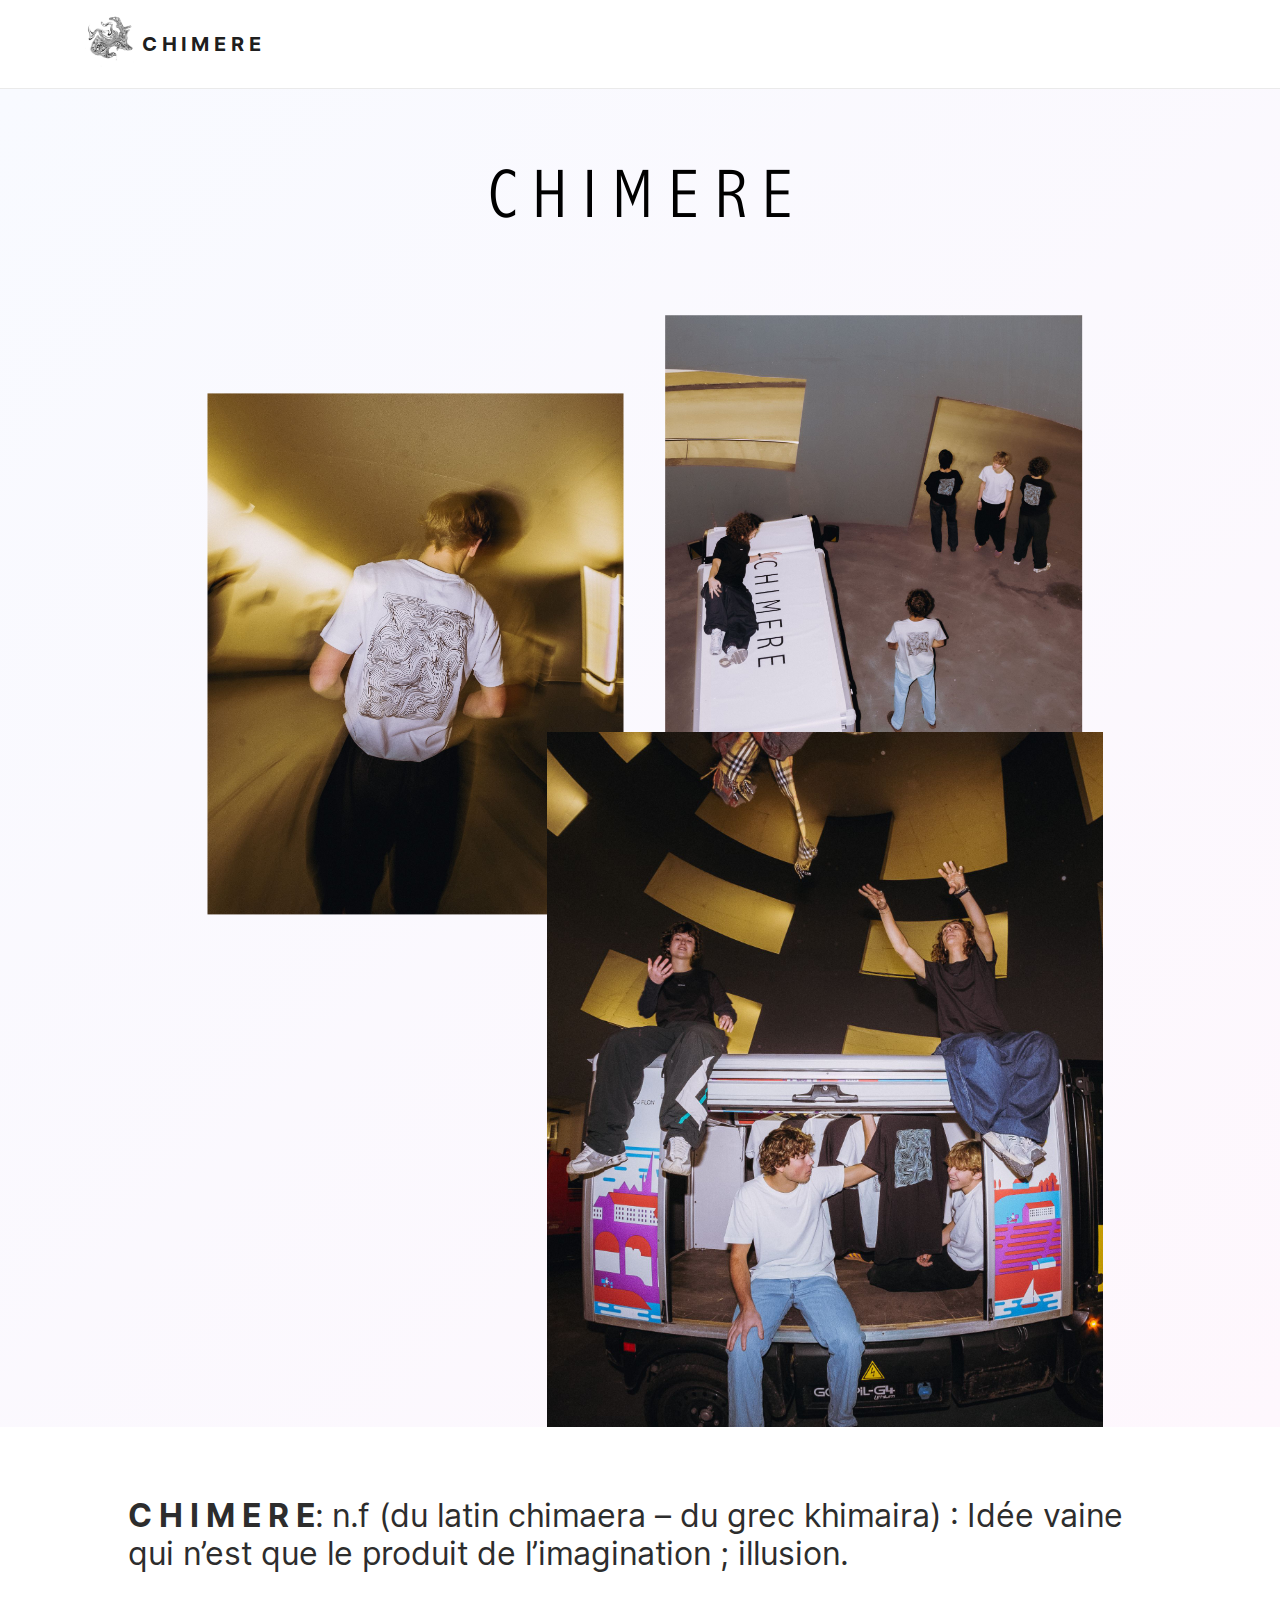
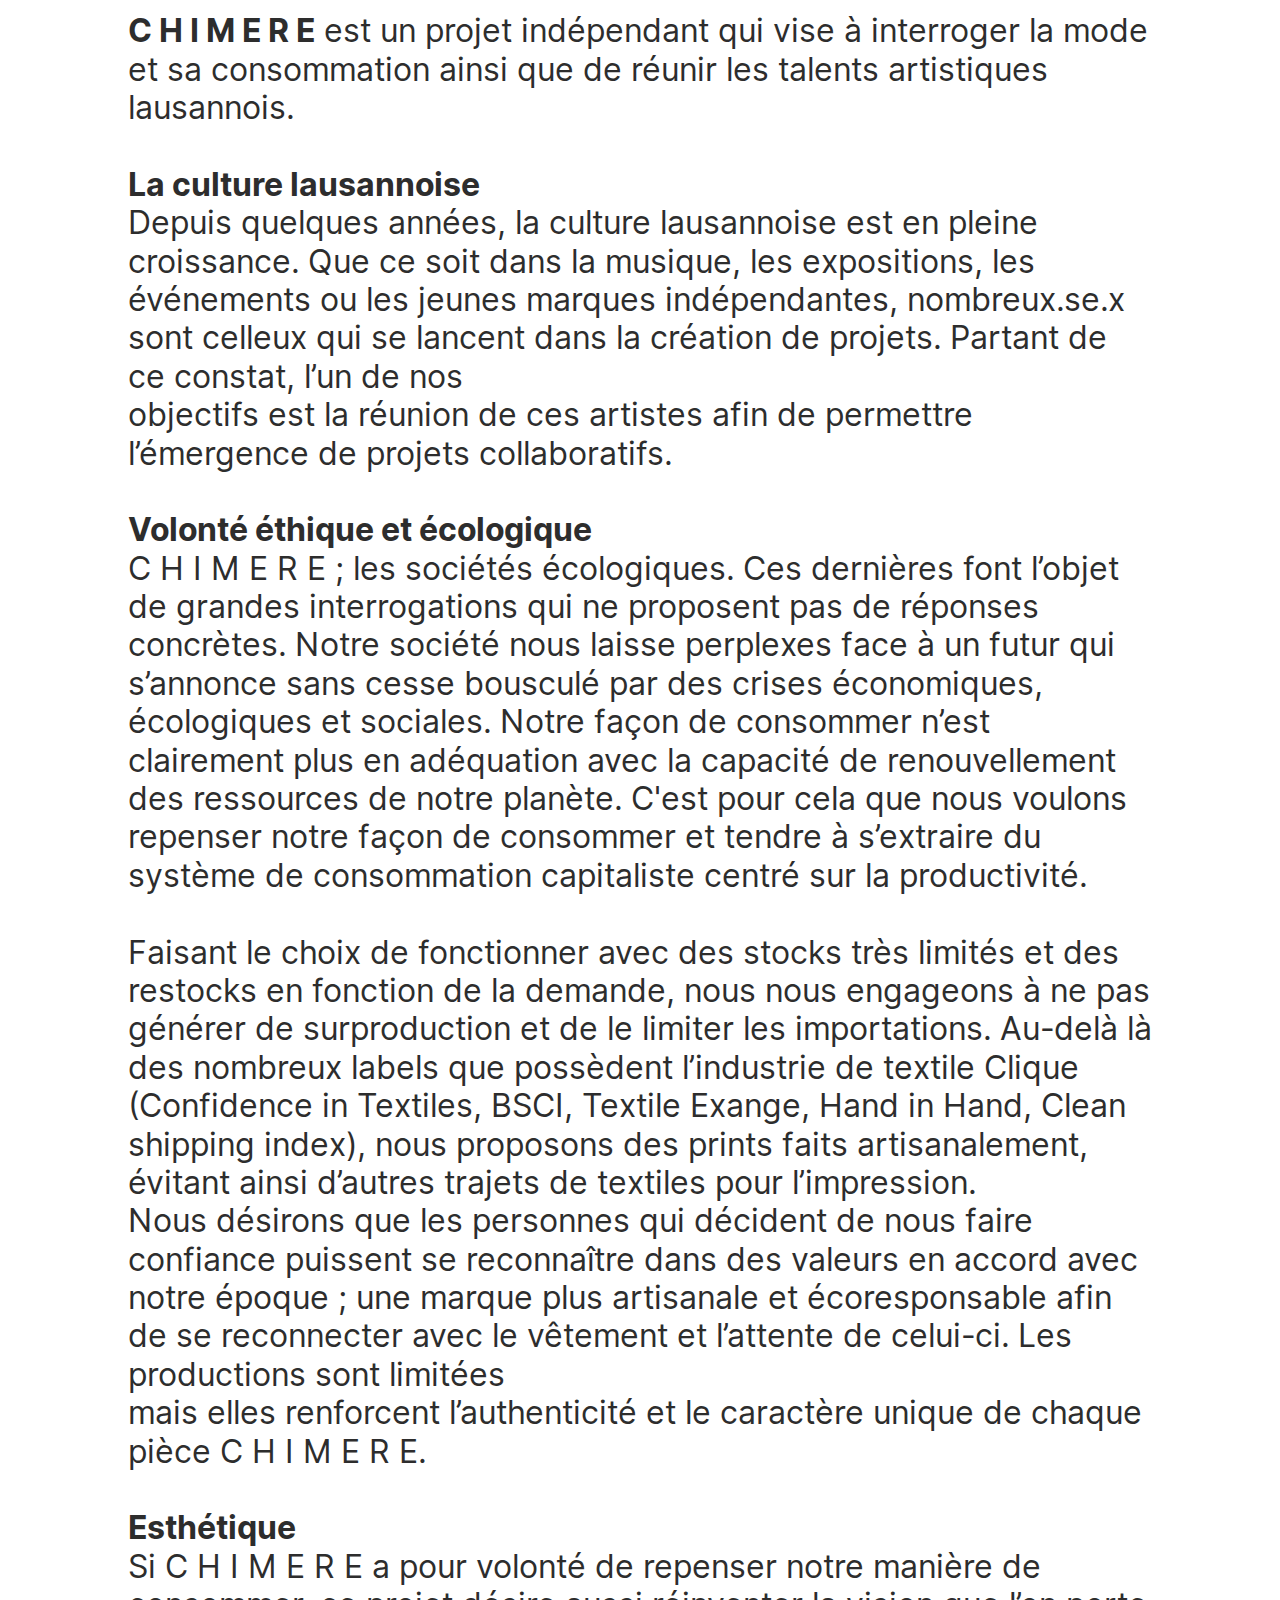
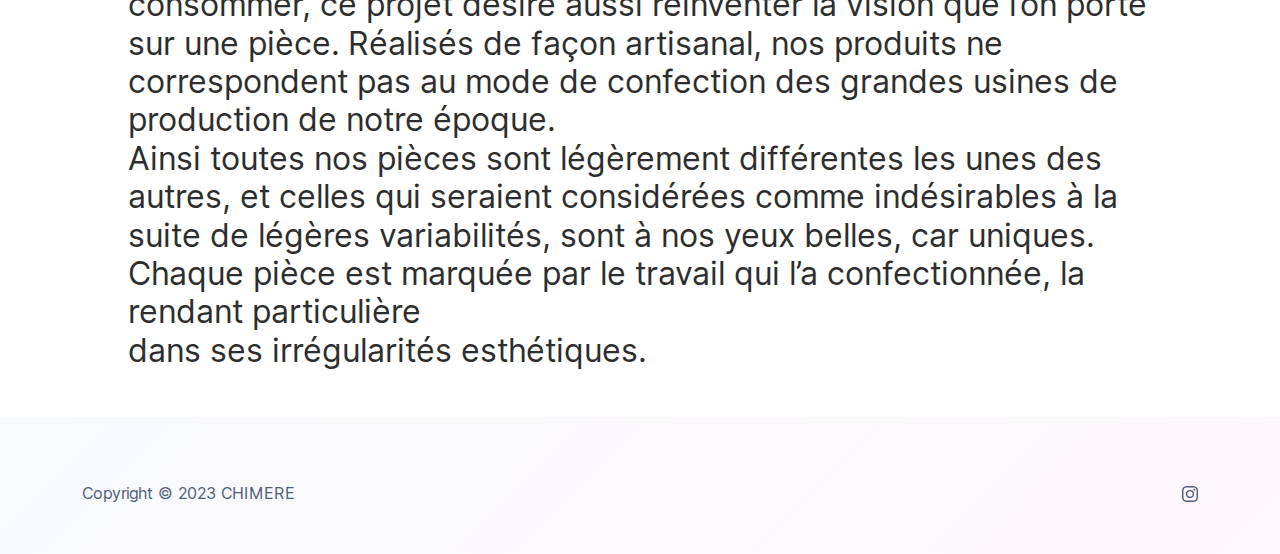
<file: index.html>
<!DOCTYPE html><html lang="en"><head><meta charset="utf-8"><meta name="viewport" content="width=device-width, initial-scale=1.0, shrink-to-fit=no"><title>Home - Brand</title><link rel="stylesheet" href="assets/bootstrap/css/bootstrap.min.css?h=11cd6552f0cfd1243be7481c40111374"><link rel="stylesheet" href="assets/css/styles.min.css?h=82a12581f3666d00a25cdccfdf7c4291"></head><body><nav class="navbar navbar-light navbar-expand-md sticky-top navbar-shrink py-3" id="mainNav" style="text-align: center;"><div class="container"><a class="navbar-brand d-flex align-items-center" href="/" style="padding-top: 0;padding-bottom: 0;"><img src="assets/img/products/Sans_titre_90%20copie.png?h=37f5208c5cae9b461d1c745ba3c1e5b4" style="width: 60px;margin-bottom: -15px;margin-top: -15px;"><span>C H I M E R E&nbsp;</span></a></div></nav><header class="bg-primary-gradient"><div class="container" style="text-align: center;"><img src="assets/img/products/CHIMERE_NOIR.png?h=a7915483548f2e1e36d7ebc80db11154" style="max-width: calc(100vw - 20px);width: 500px;margin-top: -152px;margin-bottom: -331px;"></div><div class="container pt-4 pt-xl-5"><div class="row pt-5"><div class="col-12 col-lg-10 mx-auto"><div class="position-relative" style="display: flex;flex-wrap: wrap;justify-content: flex-end;"><div style="position: relative;flex: 0 0 45%;transform: translate3d(-15%, 35%, 0);"><img class="img-fluid" data-bss-parallax="" data-bss-parallax-speed="0.8" src="assets/img/products/DSCF5287_edit.jpg?h=a1d45ce4ed4c22f9beb55b09837ed8c3"></div><div style="position: relative;flex: 0 0 45%;transform: translate3d(-5%, 20%, 0);"><img class="img-fluid" data-bss-parallax="" data-bss-parallax-speed="0.4" src="assets/img/products/DSCF5221_edit.jpg?h=37f5208c5cae9b461d1c745ba3c1e5b4"></div><div style="position: relative;flex: 0 0 60%;transform: translate3d(0, 0%, 0);"><img class="img-fluid" data-bss-parallax="" data-bss-parallax-speed="0.25" src="assets/img/products/DSCF5169_edit.jpg?h=0dd4599609b98232f10d10335e9ea2cf"></div></div></div></div></div></header><section><h1 id="text-chimere" style="text-align: left;padding-top: 32px;font-size: 200%;padding-left: 10%;padding-right: 10%;"><br><strong>C H I M E R E</strong>: n.f (du latin chimaera – du grec khimaira) : Idée vaine qui n’est que le produit de l’imagination ; illusion.<br><br><strong>C H I M E R E</strong> est un projet indépendant qui vise à interroger la mode et sa consommation ainsi que de réunir les talents artistiques lausannois.<br><br><strong>La culture lausannoise</strong><br>Depuis quelques années, la culture lausannoise est en pleine croissance. Que ce soit dans la musique, les expositions, les événements ou les jeunes marques indépendantes, nombreux.se.x sont celleux qui se lancent dans la création de projets. Partant de ce constat, l’un de nos<br>objectifs est la réunion de ces artistes afin de permettre l’émergence de projets collaboratifs.<br><br><strong>Volonté éthique et écologique</strong><br>C H I M E R E ; les sociétés écologiques. Ces dernières font l’objet de grandes interrogations qui ne proposent pas de réponses concrètes. Notre société nous laisse perplexes face à un futur qui s’annonce sans cesse bousculé par des crises économiques, écologiques et sociales. Notre façon de consommer n’est clairement plus en adéquation avec la capacité de renouvellement des ressources de notre planète. C'est pour cela que nous voulons repenser notre façon de consommer et tendre à s’extraire du système de consommation capitaliste centré sur la productivité.<br><br>Faisant le choix de fonctionner avec des stocks très limités et des restocks en fonction de la demande, nous nous engageons à ne pas générer de surproduction et de le limiter les importations. Au-delà là des nombreux labels que possèdent l’industrie de textile Clique (Confidence in Textiles, BSCI, Textile Exange, Hand in Hand, Clean shipping index), nous proposons des prints faits artisanalement, évitant ainsi d’autres trajets de textiles pour l’impression.<br>Nous désirons que les personnes qui décident de nous faire confiance puissent se reconnaître dans des valeurs en accord avec notre époque ; une marque plus artisanale et écoresponsable afin de se reconnecter avec le vêtement et l’attente de celui-ci. Les productions sont limitées<br>mais elles renforcent l’authenticité et le caractère unique de chaque pièce C H I M E R E.<br><br><strong>Esthétique</strong><br>Si C H I M E R E a pour volonté de repenser notre manière de consommer, ce projet désire aussi réinventer la vision que l’on porte sur une pièce. Réalisés de façon artisanal, nos produits ne correspondent pas au mode de confection des grandes usines de production de notre époque.<br>Ainsi toutes nos pièces sont légèrement différentes les unes des autres, et celles qui seraient considérées comme indésirables à la suite de légères variabilités, sont à nos yeux belles, car uniques. Chaque pièce est marquée par le travail qui l’a confectionnée, la rendant particulière<br>dans ses irrégularités esthétiques.<br><br></h1></section><footer class="bg-primary-gradient"><div class="container py-4 py-lg-5"><div class="text-muted d-flex justify-content-between align-items-center pt-3"><p class="mb-0">Copyright © 2023 CHIMERE</p><ul class="list-inline mb-0"><li class="list-inline-item"></li><li class="list-inline-item"></li><li class="list-inline-item"><a href="https://www.instagram.com/chimere.ch/" target="_blank"><svg xmlns="http://www.w3.org/2000/svg" width="1em" height="1em" fill="currentColor" viewBox="0 0 16 16" class="bi bi-instagram">
  <path d="M8 0C5.829 0 5.556.01 4.703.048 3.85.088 3.269.222 2.76.42a3.917 3.917 0 0 0-1.417.923A3.927 3.927 0 0 0 .42 2.76C.222 3.268.087 3.85.048 4.7.01 5.555 0 5.827 0 8.001c0 2.172.01 2.444.048 3.297.04.852.174 1.433.372 1.942.205.526.478.972.923 1.417.444.445.89.719 1.416.923.51.198 1.09.333 1.942.372C5.555 15.99 5.827 16 8 16s2.444-.01 3.298-.048c.851-.04 1.434-.174 1.943-.372a3.916 3.916 0 0 0 1.416-.923c.445-.445.718-.891.923-1.417.197-.509.332-1.09.372-1.942C15.99 10.445 16 10.173 16 8s-.01-2.445-.048-3.299c-.04-.851-.175-1.433-.372-1.941a3.926 3.926 0 0 0-.923-1.417A3.911 3.911 0 0 0 13.24.42c-.51-.198-1.092-.333-1.943-.372C10.443.01 10.172 0 7.998 0h.003zm-.717 1.442h.718c2.136 0 2.389.007 3.232.046.78.035 1.204.166 1.486.275.373.145.64.319.92.599.28.28.453.546.598.92.11.281.24.705.275 1.485.039.843.047 1.096.047 3.231s-.008 2.389-.047 3.232c-.035.78-.166 1.203-.275 1.485a2.47 2.47 0 0 1-.599.919c-.28.28-.546.453-.92.598-.28.11-.704.24-1.485.276-.843.038-1.096.047-3.232.047s-2.39-.009-3.233-.047c-.78-.036-1.203-.166-1.485-.276a2.478 2.478 0 0 1-.92-.598 2.48 2.48 0 0 1-.6-.92c-.109-.281-.24-.705-.275-1.485-.038-.843-.046-1.096-.046-3.233 0-2.136.008-2.388.046-3.231.036-.78.166-1.204.276-1.486.145-.373.319-.64.599-.92.28-.28.546-.453.92-.598.282-.11.705-.24 1.485-.276.738-.034 1.024-.044 2.515-.045v.002zm4.988 1.328a.96.96 0 1 0 0 1.92.96.96 0 0 0 0-1.92zm-4.27 1.122a4.109 4.109 0 1 0 0 8.217 4.109 4.109 0 0 0 0-8.217zm0 1.441a2.667 2.667 0 1 1 0 5.334 2.667 2.667 0 0 1 0-5.334z"></path>
</svg></a></li></ul></div></div></footer><script src="assets/bootstrap/js/bootstrap.min.js?h=79ff9637b74326c362fb6f7f5801a7ba"></script><script src="assets/js/script.min.js?h=9a9b12d9479055b6ccf322643488f6dd"></script></body></html>
</file>
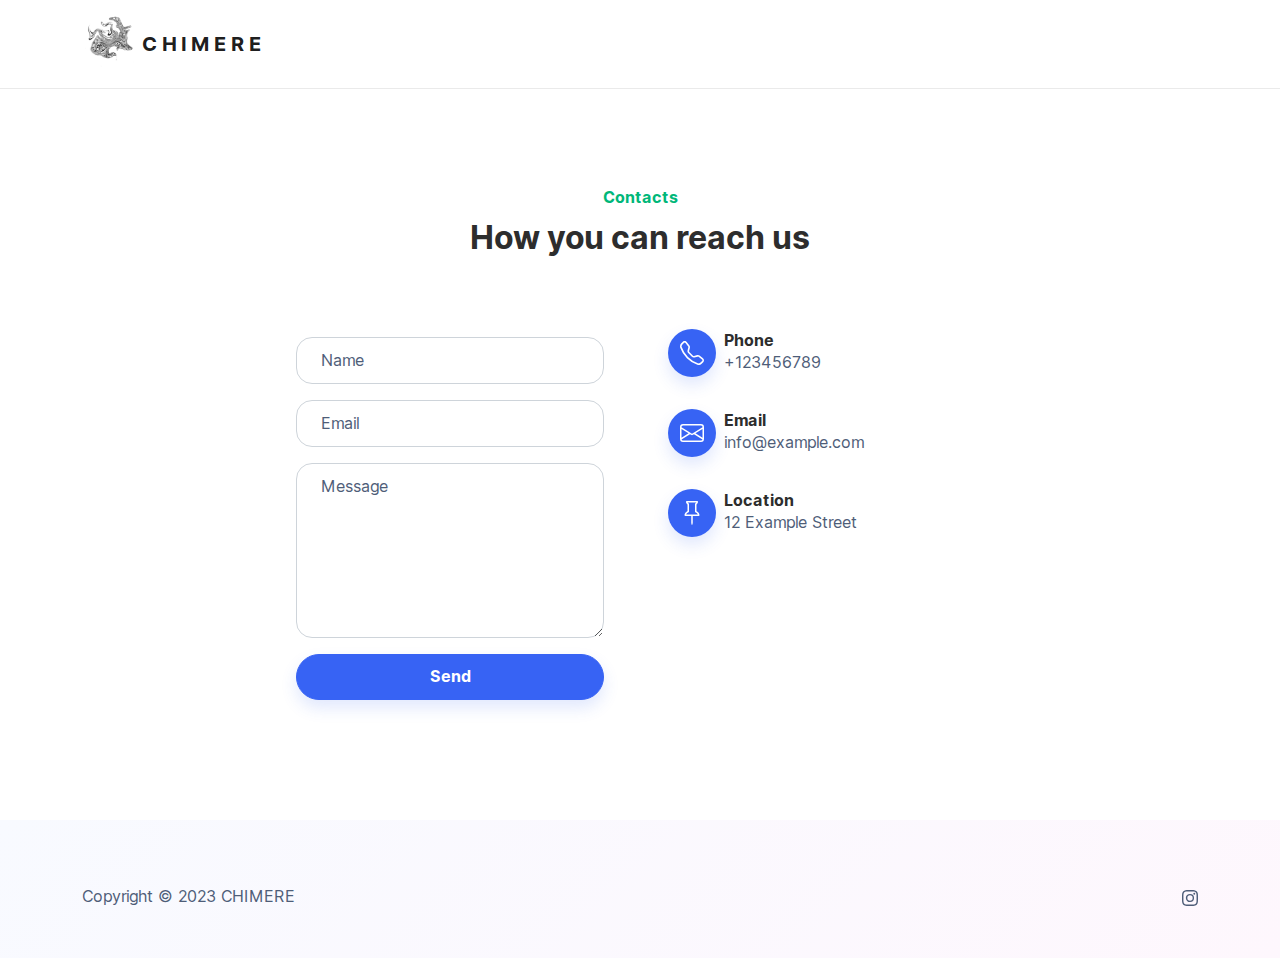
<file: contacts.html>
<!DOCTYPE html><html lang="en"><head><meta charset="utf-8"><meta name="viewport" content="width=device-width, initial-scale=1.0, shrink-to-fit=no"><title>Contacts - Brand</title><link rel="stylesheet" href="assets/bootstrap/css/bootstrap.min.css?h=11cd6552f0cfd1243be7481c40111374"><link rel="stylesheet" href="assets/css/styles.min.css?h=82a12581f3666d00a25cdccfdf7c4291"></head><body><nav class="navbar navbar-light navbar-expand-md sticky-top navbar-shrink py-3" id="mainNav" style="text-align: center;"><div class="container"><a class="navbar-brand d-flex align-items-center" href="/" style="padding-top: 0;padding-bottom: 0;"><img src="assets/img/products/Sans_titre_90%20copie.png?h=37f5208c5cae9b461d1c745ba3c1e5b4" style="width: 60px;margin-bottom: -15px;margin-top: -15px;"><span>C H I M E R E&nbsp;</span></a></div></nav><section class="py-5"><div class="container py-5"><div class="row mb-5"><div class="col-md-8 col-xl-6 text-center mx-auto"><p class="fw-bold text-success mb-2">Contacts</p><h2 class="fw-bold">How you can reach us</h2></div></div><div class="row d-flex justify-content-center"><div class="col-md-6 col-xl-4"><div><form class="p-3 p-xl-4" method="post"><div class="mb-3"><input class="form-control" type="text" id="name-1" name="name" placeholder="Name"></div><div class="mb-3"><input class="form-control" type="email" id="email-1" name="email" placeholder="Email"></div><div class="mb-3"><textarea class="form-control" id="message-1" name="message" rows="6" placeholder="Message"></textarea></div><div><button class="btn btn-primary shadow d-block w-100" type="submit">Send </button></div></form></div></div><div class="col-md-4 col-xl-4 d-flex justify-content-center justify-content-xl-start"><div class="d-flex flex-wrap flex-md-column justify-content-md-start align-items-md-start h-100"><div class="d-flex align-items-center p-3"><div class="bs-icon-md bs-icon-circle bs-icon-primary shadow d-flex flex-shrink-0 justify-content-center align-items-center d-inline-block bs-icon bs-icon-md"><svg xmlns="http://www.w3.org/2000/svg" width="1em" height="1em" fill="currentColor" viewBox="0 0 16 16" class="bi bi-telephone">
  <path d="M3.654 1.328a.678.678 0 0 0-1.015-.063L1.605 2.3c-.483.484-.661 1.169-.45 1.77a17.568 17.568 0 0 0 4.168 6.608 17.569 17.569 0 0 0 6.608 4.168c.601.211 1.286.033 1.77-.45l1.034-1.034a.678.678 0 0 0-.063-1.015l-2.307-1.794a.678.678 0 0 0-.58-.122l-2.19.547a1.745 1.745 0 0 1-1.657-.459L5.482 8.062a1.745 1.745 0 0 1-.46-1.657l.548-2.19a.678.678 0 0 0-.122-.58L3.654 1.328zM1.884.511a1.745 1.745 0 0 1 2.612.163L6.29 2.98c.329.423.445.974.315 1.494l-.547 2.19a.678.678 0 0 0 .178.643l2.457 2.457a.678.678 0 0 0 .644.178l2.189-.547a1.745 1.745 0 0 1 1.494.315l2.306 1.794c.829.645.905 1.87.163 2.611l-1.034 1.034c-.74.74-1.846 1.065-2.877.702a18.634 18.634 0 0 1-7.01-4.42 18.634 18.634 0 0 1-4.42-7.009c-.362-1.03-.037-2.137.703-2.877L1.885.511z"></path>
</svg></div><div class="px-2"><h6 class="fw-bold mb-0">Phone</h6><p class="text-muted mb-0">+123456789</p></div></div><div class="d-flex align-items-center p-3"><div class="bs-icon-md bs-icon-circle bs-icon-primary shadow d-flex flex-shrink-0 justify-content-center align-items-center d-inline-block bs-icon bs-icon-md"><svg xmlns="http://www.w3.org/2000/svg" width="1em" height="1em" fill="currentColor" viewBox="0 0 16 16" class="bi bi-envelope">
  <path fill-rule="evenodd" d="M0 4a2 2 0 0 1 2-2h12a2 2 0 0 1 2 2v8a2 2 0 0 1-2 2H2a2 2 0 0 1-2-2V4Zm2-1a1 1 0 0 0-1 1v.217l7 4.2 7-4.2V4a1 1 0 0 0-1-1H2Zm13 2.383-4.708 2.825L15 11.105V5.383Zm-.034 6.876-5.64-3.471L8 9.583l-1.326-.795-5.64 3.47A1 1 0 0 0 2 13h12a1 1 0 0 0 .966-.741ZM1 11.105l4.708-2.897L1 5.383v5.722Z"></path>
</svg></div><div class="px-2"><h6 class="fw-bold mb-0">Email</h6><p class="text-muted mb-0">info@example.com</p></div></div><div class="d-flex align-items-center p-3"><div class="bs-icon-md bs-icon-circle bs-icon-primary shadow d-flex flex-shrink-0 justify-content-center align-items-center d-inline-block bs-icon bs-icon-md"><svg xmlns="http://www.w3.org/2000/svg" width="1em" height="1em" fill="currentColor" viewBox="0 0 16 16" class="bi bi-pin">
  <path d="M4.146.146A.5.5 0 0 1 4.5 0h7a.5.5 0 0 1 .5.5c0 .68-.342 1.174-.646 1.479-.126.125-.25.224-.354.298v4.431l.078.048c.203.127.476.314.751.555C12.36 7.775 13 8.527 13 9.5a.5.5 0 0 1-.5.5h-4v4.5c0 .276-.224 1.5-.5 1.5s-.5-1.224-.5-1.5V10h-4a.5.5 0 0 1-.5-.5c0-.973.64-1.725 1.17-2.189A5.921 5.921 0 0 1 5 6.708V2.277a2.77 2.77 0 0 1-.354-.298C4.342 1.674 4 1.179 4 .5a.5.5 0 0 1 .146-.354zm1.58 1.408-.002-.001.002.001zm-.002-.001.002.001A.5.5 0 0 1 6 2v5a.5.5 0 0 1-.276.447h-.002l-.012.007-.054.03a4.922 4.922 0 0 0-.827.58c-.318.278-.585.596-.725.936h7.792c-.14-.34-.407-.658-.725-.936a4.915 4.915 0 0 0-.881-.61l-.012-.006h-.002A.5.5 0 0 1 10 7V2a.5.5 0 0 1 .295-.458 1.775 1.775 0 0 0 .351-.271c.08-.08.155-.17.214-.271H5.14c.06.1.133.191.214.271a1.78 1.78 0 0 0 .37.282z"></path>
</svg></div><div class="px-2"><h6 class="fw-bold mb-0">Location</h6><p class="text-muted mb-0">12 Example Street</p></div></div></div></div></div></div></section><footer class="bg-primary-gradient"><div class="container py-4 py-lg-5"><div class="text-muted d-flex justify-content-between align-items-center pt-3"><p class="mb-0">Copyright © 2023 CHIMERE</p><ul class="list-inline mb-0"><li class="list-inline-item"></li><li class="list-inline-item"></li><li class="list-inline-item"><a href="https://www.instagram.com/chimere.ch/" target="_blank"><svg xmlns="http://www.w3.org/2000/svg" width="1em" height="1em" fill="currentColor" viewBox="0 0 16 16" class="bi bi-instagram">
  <path d="M8 0C5.829 0 5.556.01 4.703.048 3.85.088 3.269.222 2.76.42a3.917 3.917 0 0 0-1.417.923A3.927 3.927 0 0 0 .42 2.76C.222 3.268.087 3.85.048 4.7.01 5.555 0 5.827 0 8.001c0 2.172.01 2.444.048 3.297.04.852.174 1.433.372 1.942.205.526.478.972.923 1.417.444.445.89.719 1.416.923.51.198 1.09.333 1.942.372C5.555 15.99 5.827 16 8 16s2.444-.01 3.298-.048c.851-.04 1.434-.174 1.943-.372a3.916 3.916 0 0 0 1.416-.923c.445-.445.718-.891.923-1.417.197-.509.332-1.09.372-1.942C15.99 10.445 16 10.173 16 8s-.01-2.445-.048-3.299c-.04-.851-.175-1.433-.372-1.941a3.926 3.926 0 0 0-.923-1.417A3.911 3.911 0 0 0 13.24.42c-.51-.198-1.092-.333-1.943-.372C10.443.01 10.172 0 7.998 0h.003zm-.717 1.442h.718c2.136 0 2.389.007 3.232.046.78.035 1.204.166 1.486.275.373.145.64.319.92.599.28.28.453.546.598.92.11.281.24.705.275 1.485.039.843.047 1.096.047 3.231s-.008 2.389-.047 3.232c-.035.78-.166 1.203-.275 1.485a2.47 2.47 0 0 1-.599.919c-.28.28-.546.453-.92.598-.28.11-.704.24-1.485.276-.843.038-1.096.047-3.232.047s-2.39-.009-3.233-.047c-.78-.036-1.203-.166-1.485-.276a2.478 2.478 0 0 1-.92-.598 2.48 2.48 0 0 1-.6-.92c-.109-.281-.24-.705-.275-1.485-.038-.843-.046-1.096-.046-3.233 0-2.136.008-2.388.046-3.231.036-.78.166-1.204.276-1.486.145-.373.319-.64.599-.92.28-.28.546-.453.92-.598.282-.11.705-.24 1.485-.276.738-.034 1.024-.044 2.515-.045v.002zm4.988 1.328a.96.96 0 1 0 0 1.92.96.96 0 0 0 0-1.92zm-4.27 1.122a4.109 4.109 0 1 0 0 8.217 4.109 4.109 0 0 0 0-8.217zm0 1.441a2.667 2.667 0 1 1 0 5.334 2.667 2.667 0 0 1 0-5.334z"></path>
</svg></a></li></ul></div></div></footer><script src="assets/bootstrap/js/bootstrap.min.js?h=79ff9637b74326c362fb6f7f5801a7ba"></script><script src="assets/js/script.min.js?h=9a9b12d9479055b6ccf322643488f6dd"></script></body></html>
</file>
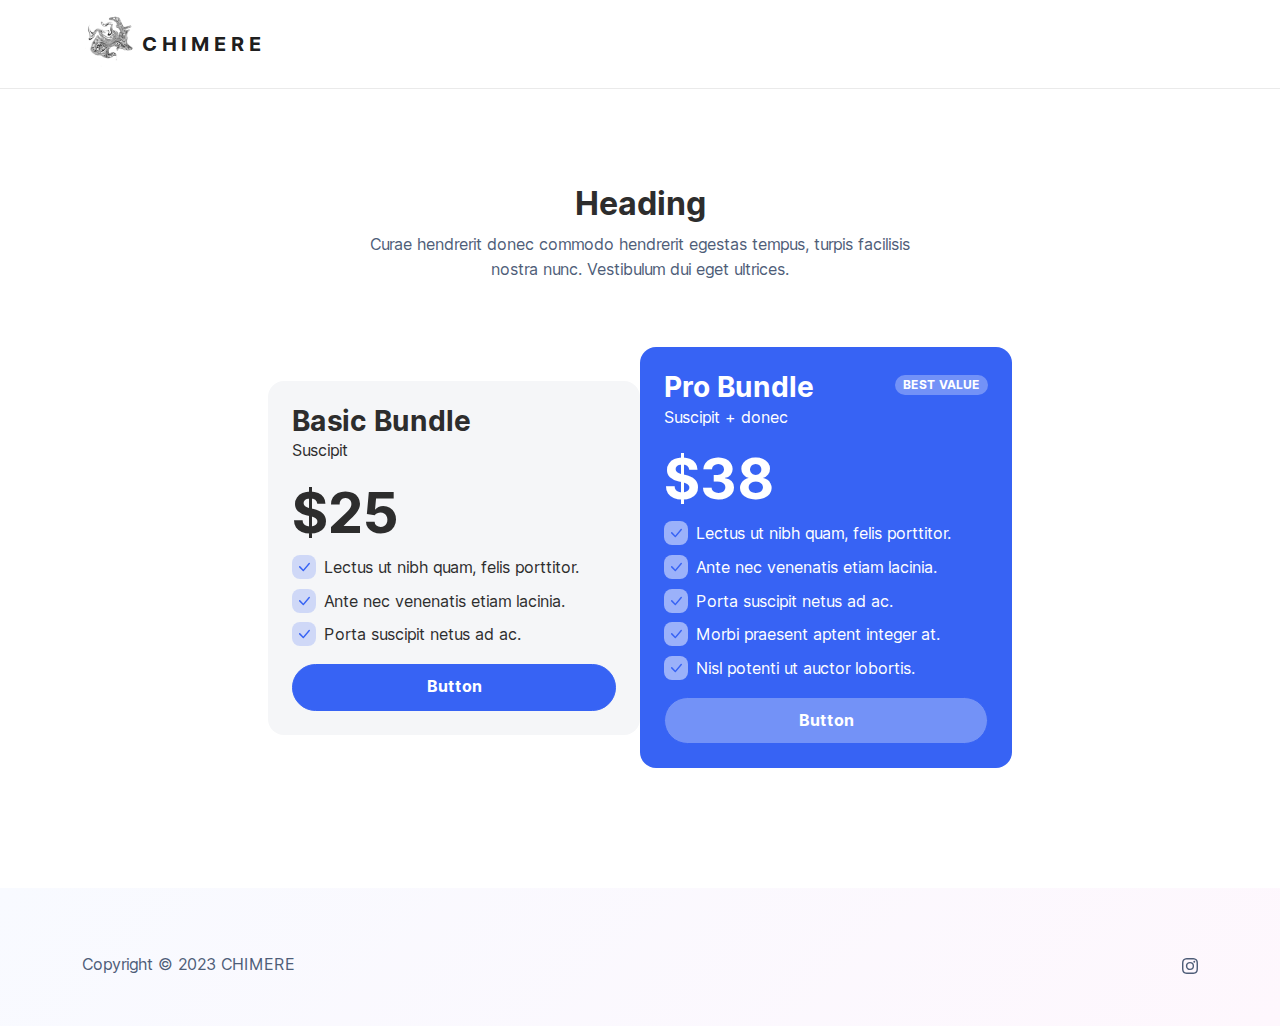
<file: pricing.html>
<!DOCTYPE html><html lang="en"><head><meta charset="utf-8"><meta name="viewport" content="width=device-width, initial-scale=1.0, shrink-to-fit=no"><title>Pricing - Brand</title><link rel="stylesheet" href="assets/bootstrap/css/bootstrap.min.css?h=11cd6552f0cfd1243be7481c40111374"><link rel="stylesheet" href="assets/css/styles.min.css?h=82a12581f3666d00a25cdccfdf7c4291"></head><body><nav class="navbar navbar-light navbar-expand-md sticky-top navbar-shrink py-3" id="mainNav" style="text-align: center;"><div class="container"><a class="navbar-brand d-flex align-items-center" href="/" style="padding-top: 0;padding-bottom: 0;"><img src="assets/img/products/Sans_titre_90%20copie.png?h=37f5208c5cae9b461d1c745ba3c1e5b4" style="width: 60px;margin-bottom: -15px;margin-top: -15px;"><span>C H I M E R E&nbsp;</span></a></div></nav><section class="py-5"><div class="container py-5"><div class="row mb-5"><div class="col-md-8 col-xl-6 text-center mx-auto"><h2 class="fw-bold">Heading</h2><p class="text-muted">Curae hendrerit donec commodo hendrerit egestas tempus, turpis facilisis nostra nunc. Vestibulum dui eget ultrices.</p></div></div><div class="row g-0 row-cols-1 row-cols-md-2 row-cols-xl-3 d-flex align-items-md-center align-items-xl-center"><div class="col offset-xl-2 mb-4"><div class="card bg-light border-light"><div class="card-body p-4"><div class="d-flex justify-content-between"><div><h3 class="fw-bold mb-0">Basic Bundle</h3><p>Suscipit</p><h4 class="display-4 fw-bold">$25</h4></div></div><div><ul class="list-unstyled"><li class="d-flex mb-2"><span class="bs-icon-xs bs-icon-rounded bs-icon-primary-light bs-icon bs-icon-xs me-2"><svg xmlns="http://www.w3.org/2000/svg" width="1em" height="1em" fill="currentColor" viewBox="0 0 16 16" class="bi bi-check-lg text-primary">
  <path d="M12.736 3.97a.733.733 0 0 1 1.047 0c.286.289.29.756.01 1.05L7.88 12.01a.733.733 0 0 1-1.065.02L3.217 8.384a.757.757 0 0 1 0-1.06.733.733 0 0 1 1.047 0l3.052 3.093 5.4-6.425a.247.247 0 0 1 .02-.022Z"></path>
</svg></span><span>Lectus ut nibh quam, felis porttitor.</span></li><li class="d-flex mb-2"><span class="bs-icon-xs bs-icon-rounded bs-icon-primary-light bs-icon bs-icon-xs me-2"><svg xmlns="http://www.w3.org/2000/svg" width="1em" height="1em" fill="currentColor" viewBox="0 0 16 16" class="bi bi-check-lg text-primary">
  <path d="M12.736 3.97a.733.733 0 0 1 1.047 0c.286.289.29.756.01 1.05L7.88 12.01a.733.733 0 0 1-1.065.02L3.217 8.384a.757.757 0 0 1 0-1.06.733.733 0 0 1 1.047 0l3.052 3.093 5.4-6.425a.247.247 0 0 1 .02-.022Z"></path>
</svg></span><span>Ante nec venenatis etiam lacinia.</span></li><li class="d-flex mb-2"><span class="bs-icon-xs bs-icon-rounded bs-icon-primary-light bs-icon bs-icon-xs me-2"><svg xmlns="http://www.w3.org/2000/svg" width="1em" height="1em" fill="currentColor" viewBox="0 0 16 16" class="bi bi-check-lg text-primary">
  <path d="M12.736 3.97a.733.733 0 0 1 1.047 0c.286.289.29.756.01 1.05L7.88 12.01a.733.733 0 0 1-1.065.02L3.217 8.384a.757.757 0 0 1 0-1.06.733.733 0 0 1 1.047 0l3.052 3.093 5.4-6.425a.247.247 0 0 1 .02-.022Z"></path>
</svg></span><span>Porta suscipit netus ad ac.</span></li></ul></div><button class="btn btn-primary d-block w-100" type="button">Button</button></div></div></div><div class="col mb-4"><div class="card text-white bg-primary"><div class="card-body p-4"><div class="d-flex justify-content-between"><div><h3 class="fw-bold text-white mb-0">Pro Bundle</h3><p>Suscipit + donec</p><h4 class="display-4 fw-bold text-white">$38</h4></div><div><span class="badge rounded-pill bg-primary text-uppercase bg-semi-white">Best Value</span></div></div><div><ul class="list-unstyled"><li class="d-flex mb-2"><span class="bs-icon-xs bs-icon-rounded bs-icon-semi-white bs-icon bs-icon-xs me-2"><svg xmlns="http://www.w3.org/2000/svg" width="1em" height="1em" fill="currentColor" viewBox="0 0 16 16" class="bi bi-check-lg text-primary">
  <path d="M12.736 3.97a.733.733 0 0 1 1.047 0c.286.289.29.756.01 1.05L7.88 12.01a.733.733 0 0 1-1.065.02L3.217 8.384a.757.757 0 0 1 0-1.06.733.733 0 0 1 1.047 0l3.052 3.093 5.4-6.425a.247.247 0 0 1 .02-.022Z"></path>
</svg></span><span>Lectus ut nibh quam, felis porttitor.</span></li><li class="d-flex mb-2"><span class="bs-icon-xs bs-icon-rounded bs-icon-semi-white bs-icon bs-icon-xs me-2"><svg xmlns="http://www.w3.org/2000/svg" width="1em" height="1em" fill="currentColor" viewBox="0 0 16 16" class="bi bi-check-lg text-primary">
  <path d="M12.736 3.97a.733.733 0 0 1 1.047 0c.286.289.29.756.01 1.05L7.88 12.01a.733.733 0 0 1-1.065.02L3.217 8.384a.757.757 0 0 1 0-1.06.733.733 0 0 1 1.047 0l3.052 3.093 5.4-6.425a.247.247 0 0 1 .02-.022Z"></path>
</svg></span><span>Ante nec venenatis etiam lacinia.</span></li><li class="d-flex mb-2"><span class="bs-icon-xs bs-icon-rounded bs-icon-semi-white bs-icon bs-icon-xs me-2"><svg xmlns="http://www.w3.org/2000/svg" width="1em" height="1em" fill="currentColor" viewBox="0 0 16 16" class="bi bi-check-lg text-primary">
  <path d="M12.736 3.97a.733.733 0 0 1 1.047 0c.286.289.29.756.01 1.05L7.88 12.01a.733.733 0 0 1-1.065.02L3.217 8.384a.757.757 0 0 1 0-1.06.733.733 0 0 1 1.047 0l3.052 3.093 5.4-6.425a.247.247 0 0 1 .02-.022Z"></path>
</svg></span><span>Porta suscipit netus ad ac.</span></li><li class="d-flex mb-2"><span class="bs-icon-xs bs-icon-rounded bs-icon-semi-white bs-icon bs-icon-xs me-2"><svg xmlns="http://www.w3.org/2000/svg" width="1em" height="1em" fill="currentColor" viewBox="0 0 16 16" class="bi bi-check-lg text-primary">
  <path d="M12.736 3.97a.733.733 0 0 1 1.047 0c.286.289.29.756.01 1.05L7.88 12.01a.733.733 0 0 1-1.065.02L3.217 8.384a.757.757 0 0 1 0-1.06.733.733 0 0 1 1.047 0l3.052 3.093 5.4-6.425a.247.247 0 0 1 .02-.022Z"></path>
</svg></span><span>Morbi praesent aptent integer at.</span></li><li class="d-flex mb-2"><span class="bs-icon-xs bs-icon-rounded bs-icon-semi-white bs-icon bs-icon-xs me-2"><svg xmlns="http://www.w3.org/2000/svg" width="1em" height="1em" fill="currentColor" viewBox="0 0 16 16" class="bi bi-check-lg text-primary">
  <path d="M12.736 3.97a.733.733 0 0 1 1.047 0c.286.289.29.756.01 1.05L7.88 12.01a.733.733 0 0 1-1.065.02L3.217 8.384a.757.757 0 0 1 0-1.06.733.733 0 0 1 1.047 0l3.052 3.093 5.4-6.425a.247.247 0 0 1 .02-.022Z"></path>
</svg></span><span>Nisl potenti ut auctor lobortis.</span></li></ul></div><button class="btn btn-primary d-block w-100 bg-semi-white" type="button">Button</button></div></div></div></div></div></section><footer class="bg-primary-gradient"><div class="container py-4 py-lg-5"><div class="text-muted d-flex justify-content-between align-items-center pt-3"><p class="mb-0">Copyright © 2023 CHIMERE</p><ul class="list-inline mb-0"><li class="list-inline-item"></li><li class="list-inline-item"></li><li class="list-inline-item"><a href="https://www.instagram.com/chimere.ch/" target="_blank"><svg xmlns="http://www.w3.org/2000/svg" width="1em" height="1em" fill="currentColor" viewBox="0 0 16 16" class="bi bi-instagram">
  <path d="M8 0C5.829 0 5.556.01 4.703.048 3.85.088 3.269.222 2.76.42a3.917 3.917 0 0 0-1.417.923A3.927 3.927 0 0 0 .42 2.76C.222 3.268.087 3.85.048 4.7.01 5.555 0 5.827 0 8.001c0 2.172.01 2.444.048 3.297.04.852.174 1.433.372 1.942.205.526.478.972.923 1.417.444.445.89.719 1.416.923.51.198 1.09.333 1.942.372C5.555 15.99 5.827 16 8 16s2.444-.01 3.298-.048c.851-.04 1.434-.174 1.943-.372a3.916 3.916 0 0 0 1.416-.923c.445-.445.718-.891.923-1.417.197-.509.332-1.09.372-1.942C15.99 10.445 16 10.173 16 8s-.01-2.445-.048-3.299c-.04-.851-.175-1.433-.372-1.941a3.926 3.926 0 0 0-.923-1.417A3.911 3.911 0 0 0 13.24.42c-.51-.198-1.092-.333-1.943-.372C10.443.01 10.172 0 7.998 0h.003zm-.717 1.442h.718c2.136 0 2.389.007 3.232.046.78.035 1.204.166 1.486.275.373.145.64.319.92.599.28.28.453.546.598.92.11.281.24.705.275 1.485.039.843.047 1.096.047 3.231s-.008 2.389-.047 3.232c-.035.78-.166 1.203-.275 1.485a2.47 2.47 0 0 1-.599.919c-.28.28-.546.453-.92.598-.28.11-.704.24-1.485.276-.843.038-1.096.047-3.232.047s-2.39-.009-3.233-.047c-.78-.036-1.203-.166-1.485-.276a2.478 2.478 0 0 1-.92-.598 2.48 2.48 0 0 1-.6-.92c-.109-.281-.24-.705-.275-1.485-.038-.843-.046-1.096-.046-3.233 0-2.136.008-2.388.046-3.231.036-.78.166-1.204.276-1.486.145-.373.319-.64.599-.92.28-.28.546-.453.92-.598.282-.11.705-.24 1.485-.276.738-.034 1.024-.044 2.515-.045v.002zm4.988 1.328a.96.96 0 1 0 0 1.92.96.96 0 0 0 0-1.92zm-4.27 1.122a4.109 4.109 0 1 0 0 8.217 4.109 4.109 0 0 0 0-8.217zm0 1.441a2.667 2.667 0 1 1 0 5.334 2.667 2.667 0 0 1 0-5.334z"></path>
</svg></a></li></ul></div></div></footer><script src="assets/bootstrap/js/bootstrap.min.js?h=79ff9637b74326c362fb6f7f5801a7ba"></script><script src="assets/js/script.min.js?h=9a9b12d9479055b6ccf322643488f6dd"></script></body></html>
</file>
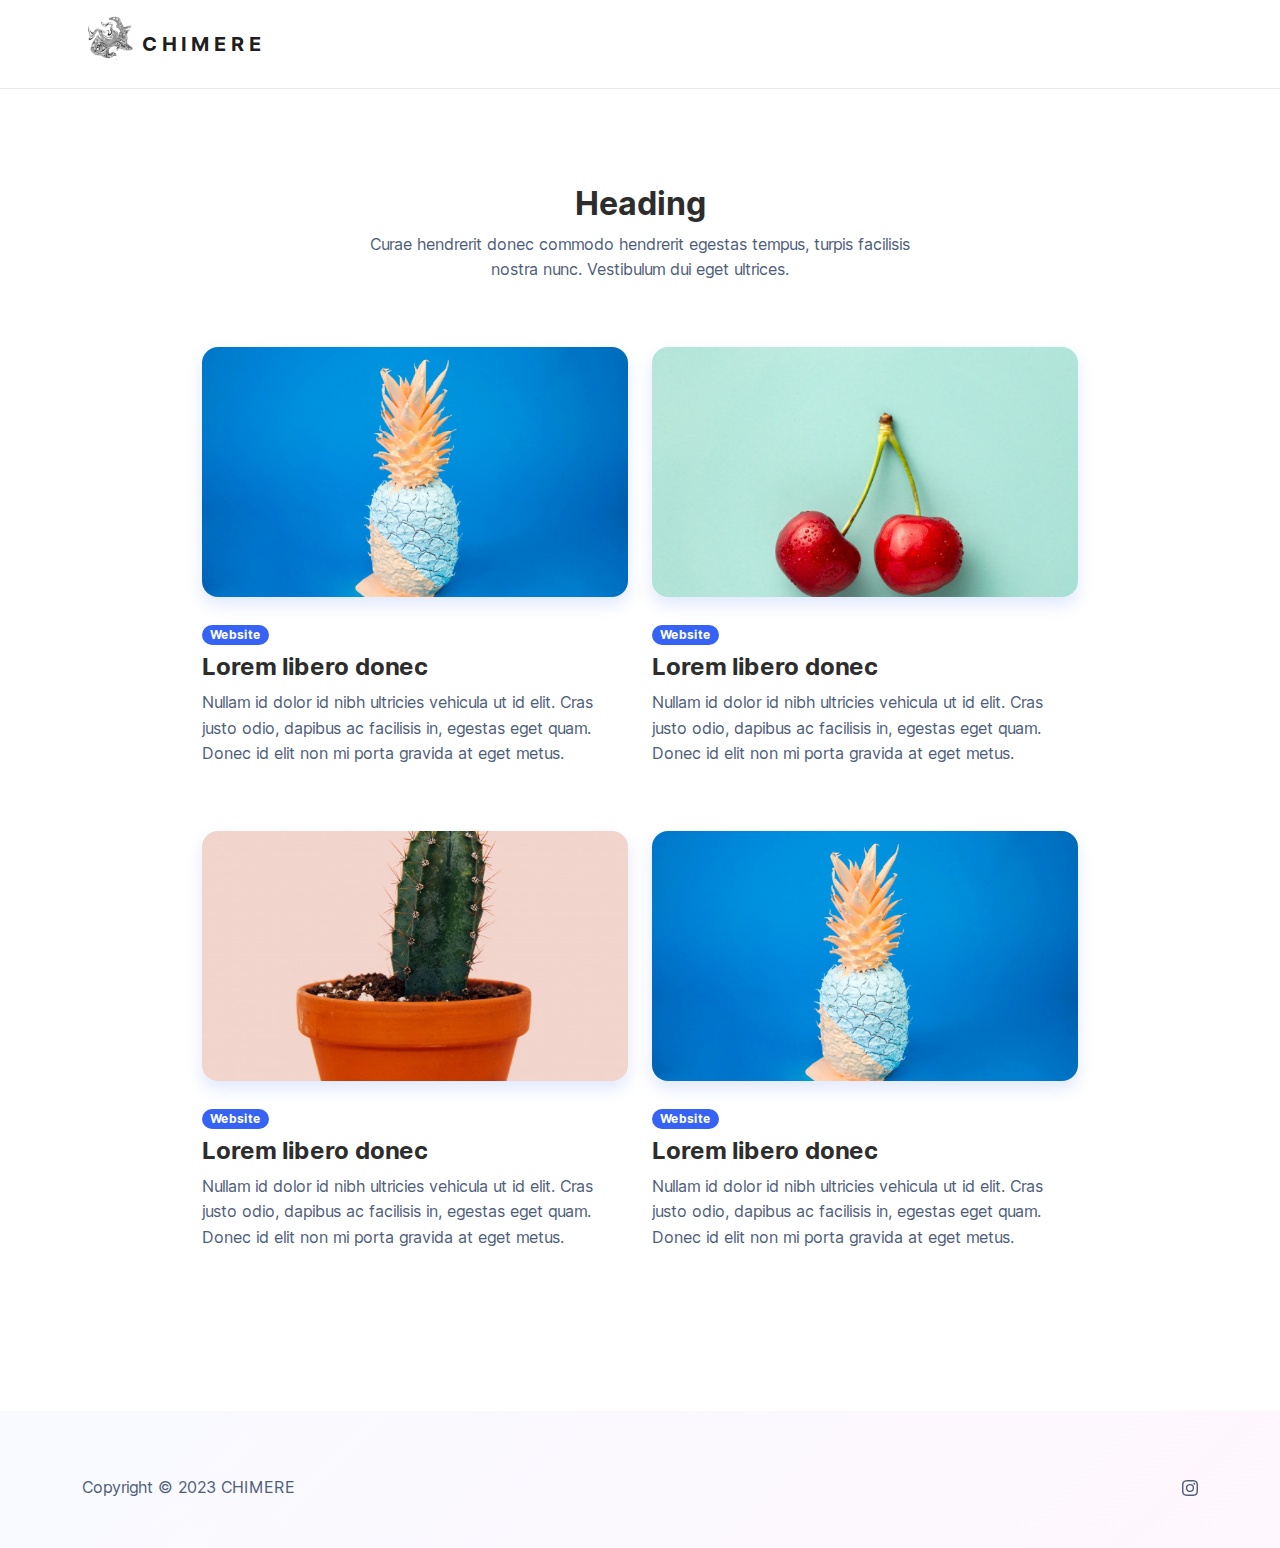
<file: projects.html>
<!DOCTYPE html><html lang="en"><head><meta charset="utf-8"><meta name="viewport" content="width=device-width, initial-scale=1.0, shrink-to-fit=no"><title>Projects - Brand</title><link rel="stylesheet" href="assets/bootstrap/css/bootstrap.min.css?h=11cd6552f0cfd1243be7481c40111374"><link rel="stylesheet" href="assets/css/styles.min.css?h=82a12581f3666d00a25cdccfdf7c4291"></head><body><nav class="navbar navbar-light navbar-expand-md sticky-top navbar-shrink py-3" id="mainNav" style="text-align: center;"><div class="container"><a class="navbar-brand d-flex align-items-center" href="/" style="padding-top: 0;padding-bottom: 0;"><img src="assets/img/products/Sans_titre_90%20copie.png?h=37f5208c5cae9b461d1c745ba3c1e5b4" style="width: 60px;margin-bottom: -15px;margin-top: -15px;"><span>C H I M E R E&nbsp;</span></a></div></nav><section class="py-5"><div class="container py-5"><div class="row mb-5"><div class="col-md-8 col-xl-6 text-center mx-auto"><h2 class="fw-bold">Heading</h2><p class="text-muted">Curae hendrerit donec commodo hendrerit egestas tempus, turpis facilisis nostra nunc. Vestibulum dui eget ultrices.</p></div></div><div class="row row-cols-1 row-cols-md-2 mx-auto" style="max-width: 900px;"><div class="col mb-4"><div><a href="#"><img class="rounded img-fluid shadow w-100 fit-cover" src="assets/img/products/1.jpg?h=fc1e51d44f18accfa3a90f81c9cfffe4" style="height: 250px;"></a><div class="py-4"><span class="badge bg-primary mb-2">Website</span><h4 class="fw-bold">Lorem libero donec</h4><p class="text-muted">Nullam id dolor id nibh ultricies vehicula ut id elit. Cras justo odio, dapibus ac facilisis in, egestas eget quam. Donec id elit non mi porta gravida at eget metus.</p></div></div></div><div class="col mb-4"><div><a href="#"><img class="rounded img-fluid shadow w-100 fit-cover" src="assets/img/products/2.jpg?h=104fcc18ad179e4b0b9e0ee12b849bed" style="height: 250px;"></a><div class="py-4"><span class="badge bg-primary mb-2">Website</span><h4 class="fw-bold">Lorem libero donec</h4><p class="text-muted">Nullam id dolor id nibh ultricies vehicula ut id elit. Cras justo odio, dapibus ac facilisis in, egestas eget quam. Donec id elit non mi porta gravida at eget metus.</p></div></div></div><div class="col mb-4"><div><a href="#"><img class="rounded img-fluid shadow w-100 fit-cover" src="assets/img/products/3.jpg?h=fce4fd8e26138d1b5fd8c63ef4f2e64c" style="height: 250px;"></a><div class="py-4"><span class="badge bg-primary mb-2">Website</span><h4 class="fw-bold">Lorem libero donec</h4><p class="text-muted">Nullam id dolor id nibh ultricies vehicula ut id elit. Cras justo odio, dapibus ac facilisis in, egestas eget quam. Donec id elit non mi porta gravida at eget metus.</p></div></div></div><div class="col mb-4"><div><a href="#"><img class="rounded img-fluid shadow w-100 fit-cover" src="assets/img/products/1.jpg?h=fc1e51d44f18accfa3a90f81c9cfffe4" style="height: 250px;"></a><div class="py-4"><span class="badge bg-primary mb-2">Website</span><h4 class="fw-bold">Lorem libero donec</h4><p class="text-muted">Nullam id dolor id nibh ultricies vehicula ut id elit. Cras justo odio, dapibus ac facilisis in, egestas eget quam. Donec id elit non mi porta gravida at eget metus.</p></div></div></div></div></div></section><footer class="bg-primary-gradient"><div class="container py-4 py-lg-5"><div class="text-muted d-flex justify-content-between align-items-center pt-3"><p class="mb-0">Copyright © 2023 CHIMERE</p><ul class="list-inline mb-0"><li class="list-inline-item"></li><li class="list-inline-item"></li><li class="list-inline-item"><a href="https://www.instagram.com/chimere.ch/" target="_blank"><svg xmlns="http://www.w3.org/2000/svg" width="1em" height="1em" fill="currentColor" viewBox="0 0 16 16" class="bi bi-instagram">
  <path d="M8 0C5.829 0 5.556.01 4.703.048 3.85.088 3.269.222 2.76.42a3.917 3.917 0 0 0-1.417.923A3.927 3.927 0 0 0 .42 2.76C.222 3.268.087 3.85.048 4.7.01 5.555 0 5.827 0 8.001c0 2.172.01 2.444.048 3.297.04.852.174 1.433.372 1.942.205.526.478.972.923 1.417.444.445.89.719 1.416.923.51.198 1.09.333 1.942.372C5.555 15.99 5.827 16 8 16s2.444-.01 3.298-.048c.851-.04 1.434-.174 1.943-.372a3.916 3.916 0 0 0 1.416-.923c.445-.445.718-.891.923-1.417.197-.509.332-1.09.372-1.942C15.99 10.445 16 10.173 16 8s-.01-2.445-.048-3.299c-.04-.851-.175-1.433-.372-1.941a3.926 3.926 0 0 0-.923-1.417A3.911 3.911 0 0 0 13.24.42c-.51-.198-1.092-.333-1.943-.372C10.443.01 10.172 0 7.998 0h.003zm-.717 1.442h.718c2.136 0 2.389.007 3.232.046.78.035 1.204.166 1.486.275.373.145.64.319.92.599.28.28.453.546.598.92.11.281.24.705.275 1.485.039.843.047 1.096.047 3.231s-.008 2.389-.047 3.232c-.035.78-.166 1.203-.275 1.485a2.47 2.47 0 0 1-.599.919c-.28.28-.546.453-.92.598-.28.11-.704.24-1.485.276-.843.038-1.096.047-3.232.047s-2.39-.009-3.233-.047c-.78-.036-1.203-.166-1.485-.276a2.478 2.478 0 0 1-.92-.598 2.48 2.48 0 0 1-.6-.92c-.109-.281-.24-.705-.275-1.485-.038-.843-.046-1.096-.046-3.233 0-2.136.008-2.388.046-3.231.036-.78.166-1.204.276-1.486.145-.373.319-.64.599-.92.28-.28.546-.453.92-.598.282-.11.705-.24 1.485-.276.738-.034 1.024-.044 2.515-.045v.002zm4.988 1.328a.96.96 0 1 0 0 1.92.96.96 0 0 0 0-1.92zm-4.27 1.122a4.109 4.109 0 1 0 0 8.217 4.109 4.109 0 0 0 0-8.217zm0 1.441a2.667 2.667 0 1 1 0 5.334 2.667 2.667 0 0 1 0-5.334z"></path>
</svg></a></li></ul></div></div></footer><script src="assets/bootstrap/js/bootstrap.min.js?h=79ff9637b74326c362fb6f7f5801a7ba"></script><script src="assets/js/script.min.js?h=9a9b12d9479055b6ccf322643488f6dd"></script></body></html>
</file>
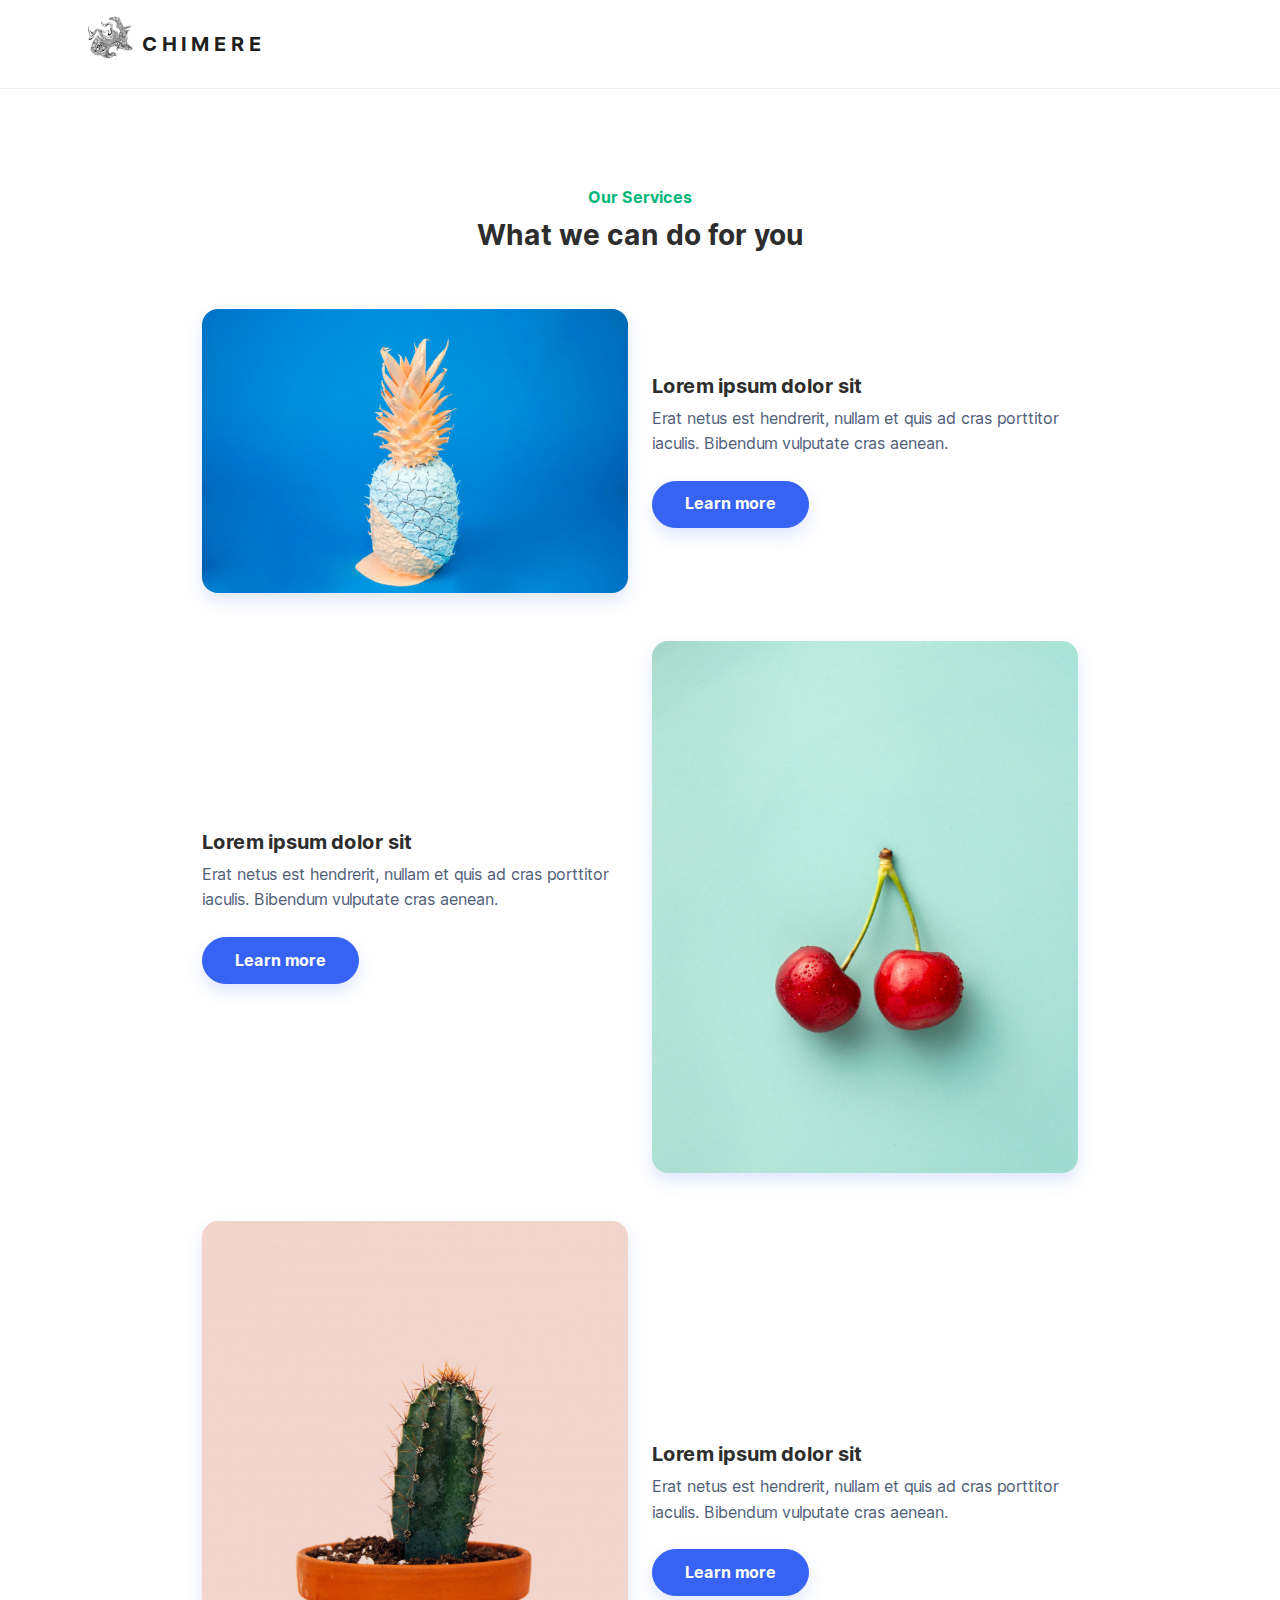
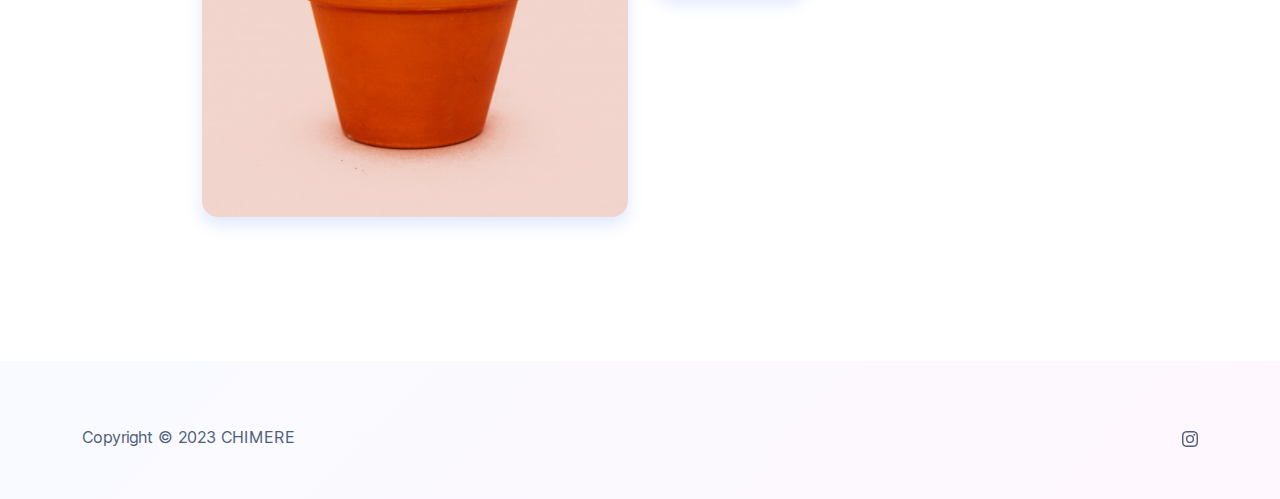
<file: services.html>
<!DOCTYPE html><html lang="en"><head><meta charset="utf-8"><meta name="viewport" content="width=device-width, initial-scale=1.0, shrink-to-fit=no"><title>Services - Brand</title><link rel="stylesheet" href="assets/bootstrap/css/bootstrap.min.css?h=11cd6552f0cfd1243be7481c40111374"><link rel="stylesheet" href="assets/css/styles.min.css?h=82a12581f3666d00a25cdccfdf7c4291"></head><body><nav class="navbar navbar-light navbar-expand-md sticky-top navbar-shrink py-3" id="mainNav" style="text-align: center;"><div class="container"><a class="navbar-brand d-flex align-items-center" href="/" style="padding-top: 0;padding-bottom: 0;"><img src="assets/img/products/Sans_titre_90%20copie.png?h=37f5208c5cae9b461d1c745ba3c1e5b4" style="width: 60px;margin-bottom: -15px;margin-top: -15px;"><span>C H I M E R E&nbsp;</span></a></div></nav><section class="py-5"><div class="container py-5"><div class="row mb-4 mb-lg-5"><div class="col-md-8 col-xl-6 text-center mx-auto"><p class="fw-bold text-success mb-2">Our Services</p><h3 class="fw-bold">What we can do for you</h3></div></div><div class="row row-cols-1 row-cols-md-2 mx-auto" style="max-width: 900px;"><div class="col mb-5"><img class="rounded img-fluid shadow" src="assets/img/products/1.jpg?h=fc1e51d44f18accfa3a90f81c9cfffe4"></div><div class="col d-md-flex align-items-md-end align-items-lg-center mb-5"><div><h5 class="fw-bold">Lorem ipsum dolor sit&nbsp;</h5><p class="text-muted mb-4">Erat netus est hendrerit, nullam et quis ad cras porttitor iaculis. Bibendum vulputate cras aenean.</p><button class="btn btn-primary shadow" type="button">Learn more</button></div></div></div><div class="row row-cols-1 row-cols-md-2 mx-auto" style="max-width: 900px;"><div class="col order-md-last mb-5"><img class="rounded img-fluid shadow" src="assets/img/products/2.jpg?h=104fcc18ad179e4b0b9e0ee12b849bed"></div><div class="col d-md-flex align-items-md-end align-items-lg-center mb-5"><div><h5 class="fw-bold">Lorem ipsum dolor sit&nbsp;</h5><p class="text-muted mb-4">Erat netus est hendrerit, nullam et quis ad cras porttitor iaculis. Bibendum vulputate cras aenean.</p><button class="btn btn-primary shadow" type="button">Learn more</button></div></div></div><div class="row row-cols-1 row-cols-md-2 mx-auto" style="max-width: 900px;"><div class="col mb-5"><img class="rounded img-fluid shadow" src="assets/img/products/3.jpg?h=fce4fd8e26138d1b5fd8c63ef4f2e64c"></div><div class="col d-md-flex align-items-md-end align-items-lg-center mb-5"><div><h5 class="fw-bold">Lorem ipsum dolor sit&nbsp;</h5><p class="text-muted mb-4">Erat netus est hendrerit, nullam et quis ad cras porttitor iaculis. Bibendum vulputate cras aenean.</p><button class="btn btn-primary shadow" type="button">Learn more</button></div></div></div></div></section><footer class="bg-primary-gradient"><div class="container py-4 py-lg-5"><div class="text-muted d-flex justify-content-between align-items-center pt-3"><p class="mb-0">Copyright © 2023 CHIMERE</p><ul class="list-inline mb-0"><li class="list-inline-item"></li><li class="list-inline-item"></li><li class="list-inline-item"><a href="https://www.instagram.com/chimere.ch/" target="_blank"><svg xmlns="http://www.w3.org/2000/svg" width="1em" height="1em" fill="currentColor" viewBox="0 0 16 16" class="bi bi-instagram">
  <path d="M8 0C5.829 0 5.556.01 4.703.048 3.85.088 3.269.222 2.76.42a3.917 3.917 0 0 0-1.417.923A3.927 3.927 0 0 0 .42 2.76C.222 3.268.087 3.85.048 4.7.01 5.555 0 5.827 0 8.001c0 2.172.01 2.444.048 3.297.04.852.174 1.433.372 1.942.205.526.478.972.923 1.417.444.445.89.719 1.416.923.51.198 1.09.333 1.942.372C5.555 15.99 5.827 16 8 16s2.444-.01 3.298-.048c.851-.04 1.434-.174 1.943-.372a3.916 3.916 0 0 0 1.416-.923c.445-.445.718-.891.923-1.417.197-.509.332-1.09.372-1.942C15.99 10.445 16 10.173 16 8s-.01-2.445-.048-3.299c-.04-.851-.175-1.433-.372-1.941a3.926 3.926 0 0 0-.923-1.417A3.911 3.911 0 0 0 13.24.42c-.51-.198-1.092-.333-1.943-.372C10.443.01 10.172 0 7.998 0h.003zm-.717 1.442h.718c2.136 0 2.389.007 3.232.046.78.035 1.204.166 1.486.275.373.145.64.319.92.599.28.28.453.546.598.92.11.281.24.705.275 1.485.039.843.047 1.096.047 3.231s-.008 2.389-.047 3.232c-.035.78-.166 1.203-.275 1.485a2.47 2.47 0 0 1-.599.919c-.28.28-.546.453-.92.598-.28.11-.704.24-1.485.276-.843.038-1.096.047-3.232.047s-2.39-.009-3.233-.047c-.78-.036-1.203-.166-1.485-.276a2.478 2.478 0 0 1-.92-.598 2.48 2.48 0 0 1-.6-.92c-.109-.281-.24-.705-.275-1.485-.038-.843-.046-1.096-.046-3.233 0-2.136.008-2.388.046-3.231.036-.78.166-1.204.276-1.486.145-.373.319-.64.599-.92.28-.28.546-.453.92-.598.282-.11.705-.24 1.485-.276.738-.034 1.024-.044 2.515-.045v.002zm4.988 1.328a.96.96 0 1 0 0 1.92.96.96 0 0 0 0-1.92zm-4.27 1.122a4.109 4.109 0 1 0 0 8.217 4.109 4.109 0 0 0 0-8.217zm0 1.441a2.667 2.667 0 1 1 0 5.334 2.667 2.667 0 0 1 0-5.334z"></path>
</svg></a></li></ul></div></div></footer><script src="assets/bootstrap/js/bootstrap.min.js?h=79ff9637b74326c362fb6f7f5801a7ba"></script><script src="assets/js/script.min.js?h=9a9b12d9479055b6ccf322643488f6dd"></script></body></html>
</file>
<file: assets/css/styles.min.css>
@font-face{font-family:Inter;src:url(../../assets/fonts/UcC73FwrK3iLTeHuS_fvQtMwCp50KnMa2JL7W0Q5n-wU.woff2?h=753e757308ff914cc9c11849b7aaafd1) format('woff2');font-weight:300;font-style:normal;font-display:swap;unicode-range:U+0460-052F,U+1C80-1C88,U+20B4,U+2DE0-2DFF,U+A640-A69F,U+FE2E-FE2F}@font-face{font-family:Inter;src:url(../../assets/fonts/UcC73FwrK3iLTeHuS_fvQtMwCp50KnMa0ZL7W0Q5n-wU.woff2?h=753e757308ff914cc9c11849b7aaafd1) format('woff2');font-weight:300;font-style:normal;font-display:swap;unicode-range:U+0301,U+0400-045F,U+0490-0491,U+04B0-04B1,U+2116}@font-face{font-family:Inter;src:url(../../assets/fonts/UcC73FwrK3iLTeHuS_fvQtMwCp50KnMa2ZL7W0Q5n-wU.woff2?h=753e757308ff914cc9c11849b7aaafd1) format('woff2');font-weight:300;font-style:normal;font-display:swap;unicode-range:U+1F00-1FFF}@font-face{font-family:Inter;src:url(../../assets/fonts/UcC73FwrK3iLTeHuS_fvQtMwCp50KnMa1pL7W0Q5n-wU.woff2?h=753e757308ff914cc9c11849b7aaafd1) format('woff2');font-weight:300;font-style:normal;font-display:swap;unicode-range:U+0370-03FF}@font-face{font-family:Inter;src:url(../../assets/fonts/UcC73FwrK3iLTeHuS_fvQtMwCp50KnMa2pL7W0Q5n-wU.woff2?h=753e757308ff914cc9c11849b7aaafd1) format('woff2');font-weight:300;font-style:normal;font-display:swap;unicode-range:U+0102-0103,U+0110-0111,U+0128-0129,U+0168-0169,U+01A0-01A1,U+01AF-01B0,U+1EA0-1EF9,U+20AB}@font-face{font-family:Inter;src:url(../../assets/fonts/UcC73FwrK3iLTeHuS_fvQtMwCp50KnMa25L7W0Q5n-wU.woff2?h=753e757308ff914cc9c11849b7aaafd1) format('woff2');font-weight:300;font-style:normal;font-display:swap;unicode-range:U+0100-024F,U+0259,U+1E00-1EFF,U+2020,U+20A0-20AB,U+20AD-20CF,U+2113,U+2C60-2C7F,U+A720-A7FF}@font-face{font-family:Inter;src:url(../../assets/fonts/UcC73FwrK3iLTeHuS_fvQtMwCp50KnMa1ZL7W0Q5nw.woff2?h=753e757308ff914cc9c11849b7aaafd1) format('woff2');font-weight:300;font-style:normal;font-display:swap;unicode-range:U+0000-00FF,U+0131,U+0152-0153,U+02BB-02BC,U+02C6,U+02DA,U+02DC,U+2000-206F,U+2074,U+20AC,U+2122,U+2191,U+2193,U+2212,U+2215,U+FEFF,U+FFFD}@font-face{font-family:Inter;src:url(../../assets/fonts/UcC73FwrK3iLTeHuS_fvQtMwCp50KnMa2JL7W0Q5n-wU.woff2?h=753e757308ff914cc9c11849b7aaafd1) format('woff2');font-weight:400;font-style:normal;font-display:swap;unicode-range:U+0460-052F,U+1C80-1C88,U+20B4,U+2DE0-2DFF,U+A640-A69F,U+FE2E-FE2F}@font-face{font-family:Inter;src:url(../../assets/fonts/UcC73FwrK3iLTeHuS_fvQtMwCp50KnMa0ZL7W0Q5n-wU.woff2?h=753e757308ff914cc9c11849b7aaafd1) format('woff2');font-weight:400;font-style:normal;font-display:swap;unicode-range:U+0301,U+0400-045F,U+0490-0491,U+04B0-04B1,U+2116}@font-face{font-family:Inter;src:url(../../assets/fonts/UcC73FwrK3iLTeHuS_fvQtMwCp50KnMa2ZL7W0Q5n-wU.woff2?h=753e757308ff914cc9c11849b7aaafd1) format('woff2');font-weight:400;font-style:normal;font-display:swap;unicode-range:U+1F00-1FFF}@font-face{font-family:Inter;src:url(../../assets/fonts/UcC73FwrK3iLTeHuS_fvQtMwCp50KnMa1pL7W0Q5n-wU.woff2?h=753e757308ff914cc9c11849b7aaafd1) format('woff2');font-weight:400;font-style:normal;font-display:swap;unicode-range:U+0370-03FF}@font-face{font-family:Inter;src:url(../../assets/fonts/UcC73FwrK3iLTeHuS_fvQtMwCp50KnMa2pL7W0Q5n-wU.woff2?h=753e757308ff914cc9c11849b7aaafd1) format('woff2');font-weight:400;font-style:normal;font-display:swap;unicode-range:U+0102-0103,U+0110-0111,U+0128-0129,U+0168-0169,U+01A0-01A1,U+01AF-01B0,U+1EA0-1EF9,U+20AB}@font-face{font-family:Inter;src:url(../../assets/fonts/UcC73FwrK3iLTeHuS_fvQtMwCp50KnMa25L7W0Q5n-wU.woff2?h=753e757308ff914cc9c11849b7aaafd1) format('woff2');font-weight:400;font-style:normal;font-display:swap;unicode-range:U+0100-024F,U+0259,U+1E00-1EFF,U+2020,U+20A0-20AB,U+20AD-20CF,U+2113,U+2C60-2C7F,U+A720-A7FF}@font-face{font-family:Inter;src:url(../../assets/fonts/UcC73FwrK3iLTeHuS_fvQtMwCp50KnMa1ZL7W0Q5nw.woff2?h=753e757308ff914cc9c11849b7aaafd1) format('woff2');font-weight:400;font-style:normal;font-display:swap;unicode-range:U+0000-00FF,U+0131,U+0152-0153,U+02BB-02BC,U+02C6,U+02DA,U+02DC,U+2000-206F,U+2074,U+20AC,U+2122,U+2191,U+2193,U+2212,U+2215,U+FEFF,U+FFFD}@font-face{font-family:Inter;src:url(../../assets/fonts/UcC73FwrK3iLTeHuS_fvQtMwCp50KnMa2JL7W0Q5n-wU.woff2?h=753e757308ff914cc9c11849b7aaafd1) format('woff2');font-weight:600;font-style:normal;font-display:swap;unicode-range:U+0460-052F,U+1C80-1C88,U+20B4,U+2DE0-2DFF,U+A640-A69F,U+FE2E-FE2F}@font-face{font-family:Inter;src:url(../../assets/fonts/UcC73FwrK3iLTeHuS_fvQtMwCp50KnMa0ZL7W0Q5n-wU.woff2?h=753e757308ff914cc9c11849b7aaafd1) format('woff2');font-weight:600;font-style:normal;font-display:swap;unicode-range:U+0301,U+0400-045F,U+0490-0491,U+04B0-04B1,U+2116}@font-face{font-family:Inter;src:url(../../assets/fonts/UcC73FwrK3iLTeHuS_fvQtMwCp50KnMa2ZL7W0Q5n-wU.woff2?h=753e757308ff914cc9c11849b7aaafd1) format('woff2');font-weight:600;font-style:normal;font-display:swap;unicode-range:U+1F00-1FFF}@font-face{font-family:Inter;src:url(../../assets/fonts/UcC73FwrK3iLTeHuS_fvQtMwCp50KnMa1pL7W0Q5n-wU.woff2?h=753e757308ff914cc9c11849b7aaafd1) format('woff2');font-weight:600;font-style:normal;font-display:swap;unicode-range:U+0370-03FF}@font-face{font-family:Inter;src:url(../../assets/fonts/UcC73FwrK3iLTeHuS_fvQtMwCp50KnMa2pL7W0Q5n-wU.woff2?h=753e757308ff914cc9c11849b7aaafd1) format('woff2');font-weight:600;font-style:normal;font-display:swap;unicode-range:U+0102-0103,U+0110-0111,U+0128-0129,U+0168-0169,U+01A0-01A1,U+01AF-01B0,U+1EA0-1EF9,U+20AB}@font-face{font-family:Inter;src:url(../../assets/fonts/UcC73FwrK3iLTeHuS_fvQtMwCp50KnMa25L7W0Q5n-wU.woff2?h=753e757308ff914cc9c11849b7aaafd1) format('woff2');font-weight:600;font-style:normal;font-display:swap;unicode-range:U+0100-024F,U+0259,U+1E00-1EFF,U+2020,U+20A0-20AB,U+20AD-20CF,U+2113,U+2C60-2C7F,U+A720-A7FF}@font-face{font-family:Inter;src:url(../../assets/fonts/UcC73FwrK3iLTeHuS_fvQtMwCp50KnMa1ZL7W0Q5nw.woff2?h=753e757308ff914cc9c11849b7aaafd1) format('woff2');font-weight:600;font-style:normal;font-display:swap;unicode-range:U+0000-00FF,U+0131,U+0152-0153,U+02BB-02BC,U+02C6,U+02DA,U+02DC,U+2000-206F,U+2074,U+20AC,U+2122,U+2191,U+2193,U+2212,U+2215,U+FEFF,U+FFFD}@font-face{font-family:Inter;src:url(../../assets/fonts/UcC73FwrK3iLTeHuS_fvQtMwCp50KnMa2JL7W0Q5n-wU.woff2?h=753e757308ff914cc9c11849b7aaafd1) format('woff2');font-weight:700;font-style:normal;font-display:swap;unicode-range:U+0460-052F,U+1C80-1C88,U+20B4,U+2DE0-2DFF,U+A640-A69F,U+FE2E-FE2F}@font-face{font-family:Inter;src:url(../../assets/fonts/UcC73FwrK3iLTeHuS_fvQtMwCp50KnMa0ZL7W0Q5n-wU.woff2?h=753e757308ff914cc9c11849b7aaafd1) format('woff2');font-weight:700;font-style:normal;font-display:swap;unicode-range:U+0301,U+0400-045F,U+0490-0491,U+04B0-04B1,U+2116}@font-face{font-family:Inter;src:url(../../assets/fonts/UcC73FwrK3iLTeHuS_fvQtMwCp50KnMa2ZL7W0Q5n-wU.woff2?h=753e757308ff914cc9c11849b7aaafd1) format('woff2');font-weight:700;font-style:normal;font-display:swap;unicode-range:U+1F00-1FFF}@font-face{font-family:Inter;src:url(../../assets/fonts/UcC73FwrK3iLTeHuS_fvQtMwCp50KnMa1pL7W0Q5n-wU.woff2?h=753e757308ff914cc9c11849b7aaafd1) format('woff2');font-weight:700;font-style:normal;font-display:swap;unicode-range:U+0370-03FF}@font-face{font-family:Inter;src:url(../../assets/fonts/UcC73FwrK3iLTeHuS_fvQtMwCp50KnMa2pL7W0Q5n-wU.woff2?h=753e757308ff914cc9c11849b7aaafd1) format('woff2');font-weight:700;font-style:normal;font-display:swap;unicode-range:U+0102-0103,U+0110-0111,U+0128-0129,U+0168-0169,U+01A0-01A1,U+01AF-01B0,U+1EA0-1EF9,U+20AB}@font-face{font-family:Inter;src:url(../../assets/fonts/UcC73FwrK3iLTeHuS_fvQtMwCp50KnMa25L7W0Q5n-wU.woff2?h=753e757308ff914cc9c11849b7aaafd1) format('woff2');font-weight:700;font-style:normal;font-display:swap;unicode-range:U+0100-024F,U+0259,U+1E00-1EFF,U+2020,U+20A0-20AB,U+20AD-20CF,U+2113,U+2C60-2C7F,U+A720-A7FF}@font-face{font-family:Inter;src:url(../../assets/fonts/UcC73FwrK3iLTeHuS_fvQtMwCp50KnMa1ZL7W0Q5nw.woff2?h=753e757308ff914cc9c11849b7aaafd1) format('woff2');font-weight:700;font-style:normal;font-display:swap;unicode-range:U+0000-00FF,U+0131,U+0152-0153,U+02BB-02BC,U+02C6,U+02DA,U+02DC,U+2000-206F,U+2074,U+20AC,U+2122,U+2191,U+2193,U+2212,U+2215,U+FEFF,U+FFFD}@font-face{font-family:Inter;src:url(../../assets/fonts/UcC73FwrK3iLTeHuS_fvQtMwCp50KnMa2JL7W0Q5n-wU.woff2?h=753e757308ff914cc9c11849b7aaafd1) format('woff2');font-weight:800;font-style:normal;font-display:swap;unicode-range:U+0460-052F,U+1C80-1C88,U+20B4,U+2DE0-2DFF,U+A640-A69F,U+FE2E-FE2F}@font-face{font-family:Inter;src:url(../../assets/fonts/UcC73FwrK3iLTeHuS_fvQtMwCp50KnMa0ZL7W0Q5n-wU.woff2?h=753e757308ff914cc9c11849b7aaafd1) format('woff2');font-weight:800;font-style:normal;font-display:swap;unicode-range:U+0301,U+0400-045F,U+0490-0491,U+04B0-04B1,U+2116}@font-face{font-family:Inter;src:url(../../assets/fonts/UcC73FwrK3iLTeHuS_fvQtMwCp50KnMa2ZL7W0Q5n-wU.woff2?h=753e757308ff914cc9c11849b7aaafd1) format('woff2');font-weight:800;font-style:normal;font-display:swap;unicode-range:U+1F00-1FFF}@font-face{font-family:Inter;src:url(../../assets/fonts/UcC73FwrK3iLTeHuS_fvQtMwCp50KnMa1pL7W0Q5n-wU.woff2?h=753e757308ff914cc9c11849b7aaafd1) format('woff2');font-weight:800;font-style:normal;font-display:swap;unicode-range:U+0370-03FF}@font-face{font-family:Inter;src:url(../../assets/fonts/UcC73FwrK3iLTeHuS_fvQtMwCp50KnMa2pL7W0Q5n-wU.woff2?h=753e757308ff914cc9c11849b7aaafd1) format('woff2');font-weight:800;font-style:normal;font-display:swap;unicode-range:U+0102-0103,U+0110-0111,U+0128-0129,U+0168-0169,U+01A0-01A1,U+01AF-01B0,U+1EA0-1EF9,U+20AB}@font-face{font-family:Inter;src:url(../../assets/fonts/UcC73FwrK3iLTeHuS_fvQtMwCp50KnMa25L7W0Q5n-wU.woff2?h=753e757308ff914cc9c11849b7aaafd1) format('woff2');font-weight:800;font-style:normal;font-display:swap;unicode-range:U+0100-024F,U+0259,U+1E00-1EFF,U+2020,U+20A0-20AB,U+20AD-20CF,U+2113,U+2C60-2C7F,U+A720-A7FF}@font-face{font-family:Inter;src:url(../../assets/fonts/UcC73FwrK3iLTeHuS_fvQtMwCp50KnMa1ZL7W0Q5nw.woff2?h=753e757308ff914cc9c11849b7aaafd1) format('woff2');font-weight:800;font-style:normal;font-display:swap;unicode-range:U+0000-00FF,U+0131,U+0152-0153,U+02BB-02BC,U+02C6,U+02DA,U+02DC,U+2000-206F,U+2074,U+20AC,U+2122,U+2191,U+2193,U+2212,U+2215,U+FEFF,U+FFFD}@media screen and (max-width:810px){#text-chimere{font-size:5vw!important}}
</file>
